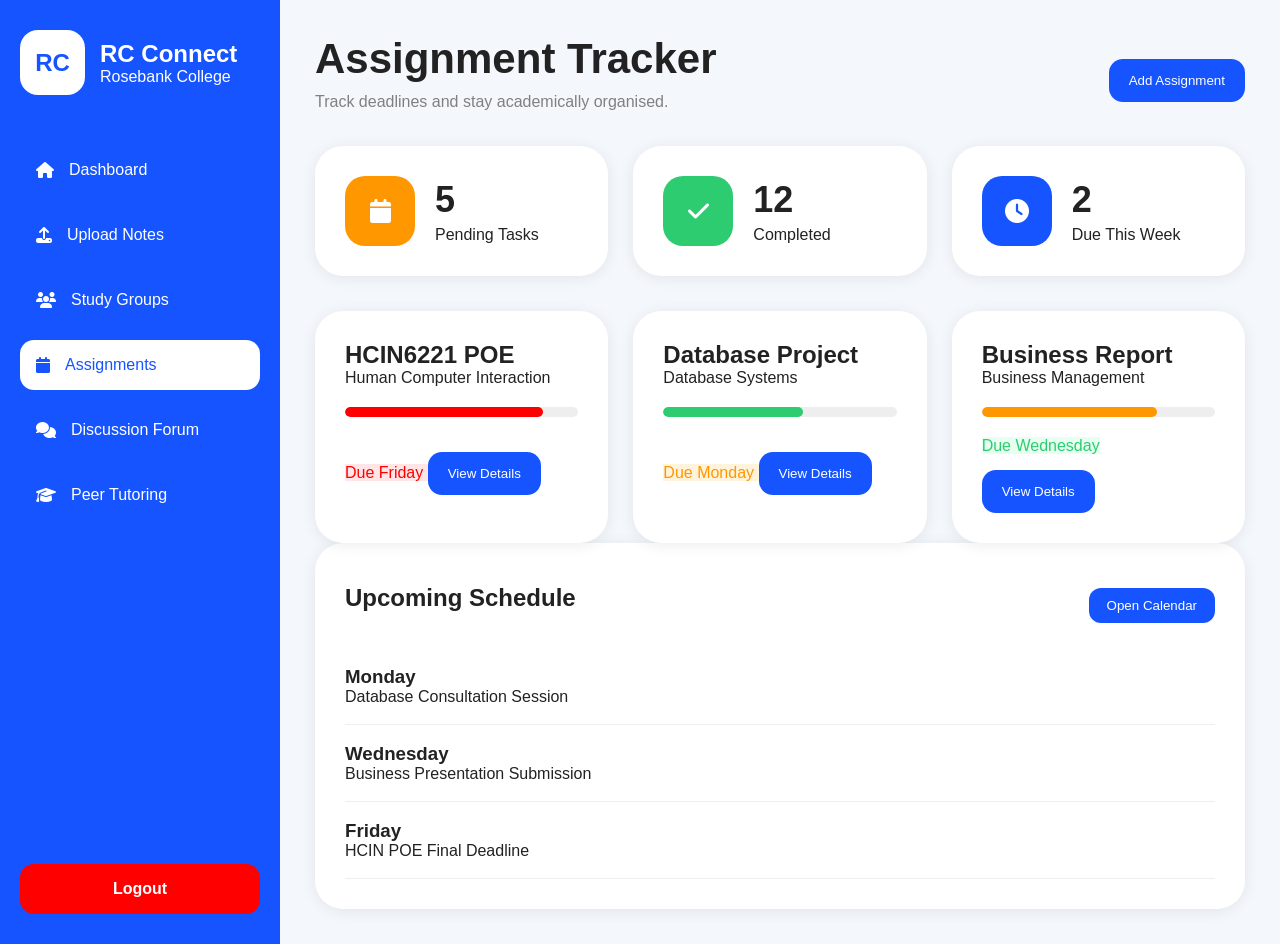
<file: assignments.html>
<!DOCTYPE html>
<html lang="en">
<head>
<meta charset="UTF-8">
<meta name="viewport" content="width=device-width, initial-scale=1.0">
<title>Assignments</title>

<link rel="stylesheet" href="style.css">

<link rel="stylesheet"
href="https://cdnjs.cloudflare.com/ajax/libs/font-awesome/6.5.1/css/all.min.css">

</head>

<body>

<div class="dashboard-container">

<aside class="sidebar">

<div>

<div class="sidebar-top">

<div class="logo-box">
RC
</div>

<div>
<h2>RC Connect</h2>
<p>Rosebank College</p>
</div>

</div>

<nav class="sidebar-menu">

<a href="dashboard.html">
<i class="fa-solid fa-house"></i>
Dashboard
</a>

<a href="notes.html">
<i class="fa-solid fa-upload"></i>
Upload Notes
</a>

<a href="groups.html">
<i class="fa-solid fa-users"></i>
Study Groups
</a>

<a href="assignments.html" class="active-link">
<i class="fa-solid fa-calendar"></i>
Assignments
</a>

<a href="forum.html">
<i class="fa-solid fa-comments"></i>
Discussion Forum
</a>

<a href="tutoring.html">
<i class="fa-solid fa-graduation-cap"></i>
Peer Tutoring
</a>

</nav>

</div>

<a href="index.html" class="logout-btn">
Logout
</a>

</aside>

<main class="dashboard-main">

<div class="topbar">

<div>

<h1>
Assignment Tracker 
</h1>

<p>
Track deadlines and stay academically organised.
</p>

</div>

<button>
Add Assignment
</button>

</div>

<!-- STATS -->

<div class="stats-grid">

<div class="stat-card">

<div class="stat-icon orange">
<i class="fa-solid fa-calendar"></i>
</div>

<div>
<h2>5</h2>
<p>Pending Tasks</p>
</div>

</div>

<div class="stat-card">

<div class="stat-icon green">
<i class="fa-solid fa-check"></i>
</div>

<div>
<h2>12</h2>
<p>Completed</p>
</div>

</div>

<div class="stat-card">

<div class="stat-icon blue">
<i class="fa-solid fa-clock"></i>
</div>

<div>
<h2>2</h2>
<p>Due This Week</p>
</div>

</div>

</div>

<!-- ASSIGNMENTS -->

<div class="assignment-grid">

<div class="assignment-box">

<h2>
HCIN6221 POE
</h2>

<p>
Human Computer Interaction
</p>

<div class="progress-bar">
<div class="progress-fill"></div>
</div>

<span class="danger">
Due Friday
</span>

<button>
View Details
</button>

</div>

<div class="assignment-box">

<h2>
Database Project
</h2>

<p>
Database Systems
</p>

<div class="progress-bar">
<div class="progress-fill green-fill"></div>
</div>

<span class="warning">
Due Monday
</span>

<button>
View Details
</button>

</div>

<div class="assignment-box">

<h2>
Business Report
</h2>

<p>
Business Management
</p>

<div class="progress-bar">
<div class="progress-fill orange-fill"></div>
</div>

<span class="success">
Due Wednesday
</span>

<button>
View Details
</button>

</div>

</div>

<!-- CALENDAR -->

<div class="dashboard-card">

<div class="card-header">

<h2>
Upcoming Schedule
</h2>

<button>
Open Calendar
</button>

</div>

<div class="discussion-item">

<h3>
Monday
</h3>

<p>
Database Consultation Session
</p>

</div>

<div class="discussion-item">

<h3>
Wednesday
</h3>

<p>
Business Presentation Submission
</p>

</div>

<div class="discussion-item">

<h3>
Friday
</h3>

<p>
HCIN POE Final Deadline
</p>

</div>

</div>

</main>

</div>

</body>
</html>
</file>
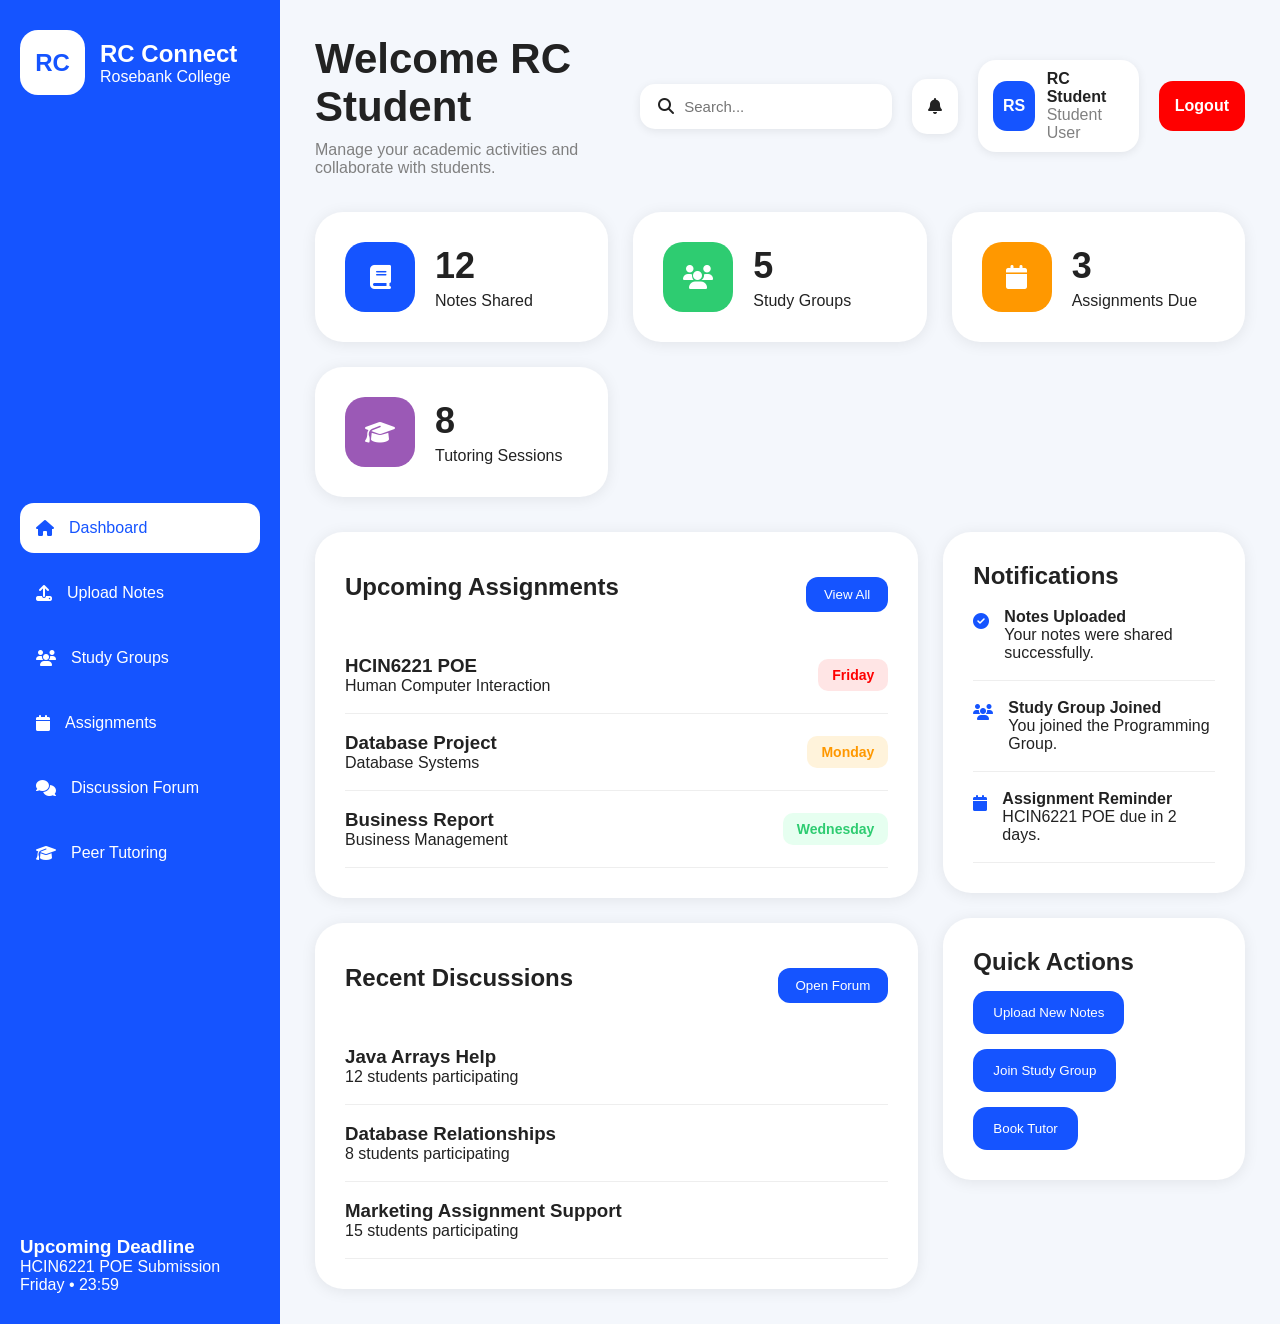
<file: dashboard.html>
<!DOCTYPE html>
<html lang="en">
<head>
<meta charset="UTF-8">
<meta name="viewport" content="width=device-width, initial-scale=1.0">
<title>RC Connect Dashboard</title>

<link rel="stylesheet" href="style.css">

<link rel="stylesheet"
href="https://cdnjs.cloudflare.com/ajax/libs/font-awesome/6.5.1/css/all.min.css">

</head>

<body>

<div class="dashboard-container">

    <!-- Sidebar -->

    <aside class="sidebar">

        <div class="sidebar-top">

            <div class="logo-box">
                RC
            </div>

            <div>
                <h2>RC Connect</h2>
                <p>Rosebank College</p>
            </div>

        </div>

        <nav class="sidebar-menu">

            <a href="dashboard.html" class="active-link">
                <i class="fa-solid fa-house"></i>
                Dashboard
            </a>

            <a href="notes.html">
                <i class="fa-solid fa-upload"></i>
                Upload Notes
            </a>

            <a href="groups.html">
                <i class="fa-solid fa-users"></i>
                Study Groups
            </a>

            <a href="assignments.html">
                <i class="fa-solid fa-calendar"></i>
                Assignments
            </a>

            <a href="forum.html">
                <i class="fa-solid fa-comments"></i>
                Discussion Forum
            </a>

            <a href="tutoring.html">
                <i class="fa-solid fa-graduation-cap"></i>
                Peer Tutoring
            </a>

        </nav>

        <div class="deadline-card">

            <h3>Upcoming Deadline</h3>

            <p>
                HCIN6221 POE Submission
            </p>

            <span>
                Friday • 23:59
            </span>

        </div>

    </aside>

    <!-- Main -->

    <main class="dashboard-main">

        <!-- Topbar -->

        <div class="topbar">

            <div>

                <h1>
                    Welcome RC Student 
                </h1>

                <p>
                    Manage your academic activities and collaborate with students.
                </p>

            </div>

            <div class="topbar-right">

                <div class="search-box">

                    <i class="fa-solid fa-magnifying-glass"></i>

                    <input type="text" placeholder="Search...">

                </div>

                <div class="notification-icon">
                    <i class="fa-solid fa-bell"></i>
                </div>

                <div class="profile-section">

                    <div class="profile-avatar">
                        RS
                    </div>

                    <div>
                        <h4>RC Student</h4>
                        <p>Student User</p>
                    </div>

                </div>

                <a href="index.html" class="logout-btn">
                    Logout
                </a>

            </div>

        </div>

        <!-- Stats -->

        <div class="stats-grid">

            <div class="stat-card">

                <div class="stat-icon blue">
                    <i class="fa-solid fa-book"></i>
                </div>

                <div>
                    <h2>12</h2>
                    <p>Notes Shared</p>
                </div>

            </div>

            <div class="stat-card">

                <div class="stat-icon green">
                    <i class="fa-solid fa-users"></i>
                </div>

                <div>
                    <h2>5</h2>
                    <p>Study Groups</p>
                </div>

            </div>

            <div class="stat-card">

                <div class="stat-icon orange">
                    <i class="fa-solid fa-calendar"></i>
                </div>

                <div>
                    <h2>3</h2>
                    <p>Assignments Due</p>
                </div>

            </div>

            <div class="stat-card">

                <div class="stat-icon purple">
                    <i class="fa-solid fa-graduation-cap"></i>
                </div>

                <div>
                    <h2>8</h2>
                    <p>Tutoring Sessions</p>
                </div>

            </div>

        </div>

        <!-- Content -->

        <div class="content-grid">

            <!-- Left -->

            <div class="left-content">

                <div class="dashboard-card">

                    <div class="card-header">

                        <h2>Upcoming Assignments</h2>

                        <button>
                            View All
                        </button>

                    </div>

                    <div class="assignment-item">

                        <div>
                            <h3>HCIN6221 POE</h3>
                            <p>Human Computer Interaction</p>
                        </div>

                        <span class="danger">
                            Friday
                        </span>

                    </div>

                    <div class="assignment-item">

                        <div>
                            <h3>Database Project</h3>
                            <p>Database Systems</p>
                        </div>

                        <span class="warning">
                            Monday
                        </span>

                    </div>

                    <div class="assignment-item">

                        <div>
                            <h3>Business Report</h3>
                            <p>Business Management</p>
                        </div>

                        <span class="success">
                            Wednesday
                        </span>

                    </div>

                </div>

                <div class="dashboard-card">

                    <div class="card-header">

                        <h2>Recent Discussions</h2>

                        <button>
                            Open Forum
                        </button>

                    </div>

                    <div class="discussion-item">

                        <h3>
                            Java Arrays Help
                        </h3>

                        <p>
                            12 students participating
                        </p>

                    </div>

                    <div class="discussion-item">

                        <h3>
                            Database Relationships
                        </h3>

                        <p>
                            8 students participating
                        </p>

                    </div>

                    <div class="discussion-item">

                        <h3>
                            Marketing Assignment Support
                        </h3>

                        <p>
                            15 students participating
                        </p>

                    </div>

                </div>

            </div>

            <!-- Right -->

            <div class="right-content">

                <div class="dashboard-card">

                    <h2>
                        Notifications
                    </h2>

                    <div class="notification-item">

                        <i class="fa-solid fa-circle-check"></i>

                        <div>
                            <h4>Notes Uploaded</h4>
                            <p>Your notes were shared successfully.</p>
                        </div>

                    </div>

                    <div class="notification-item">

                        <i class="fa-solid fa-users"></i>

                        <div>
                            <h4>Study Group Joined</h4>
                            <p>You joined the Programming Group.</p>
                        </div>

                    </div>

                    <div class="notification-item">

                        <i class="fa-solid fa-calendar"></i>

                        <div>
                            <h4>Assignment Reminder</h4>
                            <p>HCIN6221 POE due in 2 days.</p>
                        </div>

                    </div>

                </div>

                <div class="dashboard-card">

                    <h2>
                        Quick Actions
                    </h2>

                    <button class="action-btn">
                        Upload New Notes
                    </button>

                    <button class="action-btn">
                        Join Study Group
                    </button>

                    <button class="action-btn">
                        Book Tutor
                    </button>

                </div>

            </div>

        </div>

    </main>

</div>

</body>
</html>
</file>
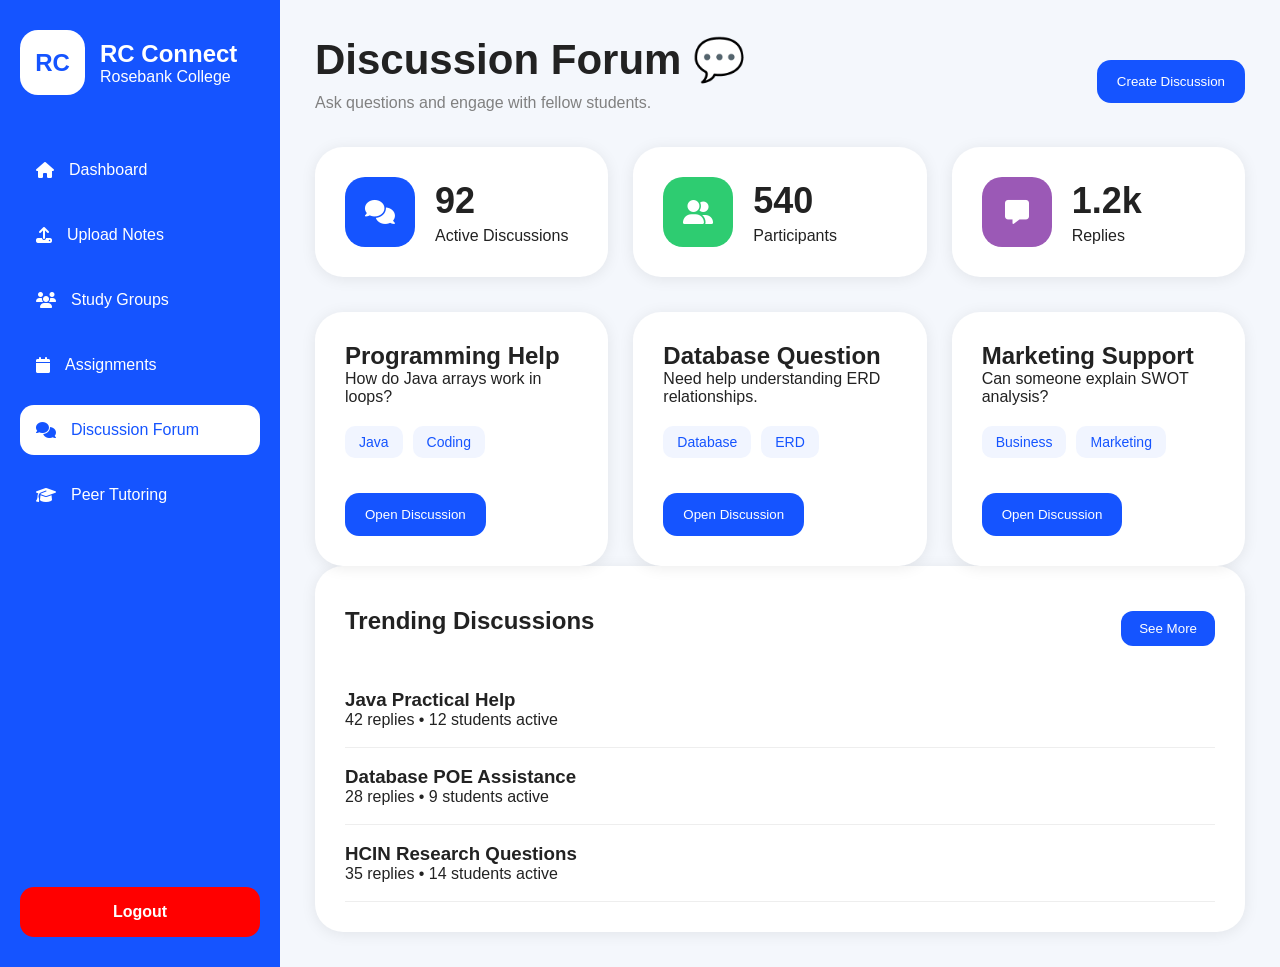
<file: forum.html>
<!DOCTYPE html>
<html lang="en">
<head>
<meta charset="UTF-8">
<meta name="viewport" content="width=device-width, initial-scale=1.0">
<title>Discussion Forum</title>

<link rel="stylesheet" href="style.css">

<link rel="stylesheet"
href="https://cdnjs.cloudflare.com/ajax/libs/font-awesome/6.5.1/css/all.min.css">

</head>

<body>

<div class="dashboard-container">

<aside class="sidebar">

<div>

<div class="sidebar-top">

<div class="logo-box">
RC
</div>

<div>
<h2>RC Connect</h2>
<p>Rosebank College</p>
</div>

</div>

<nav class="sidebar-menu">

<a href="dashboard.html">
<i class="fa-solid fa-house"></i>
Dashboard
</a>

<a href="notes.html">
<i class="fa-solid fa-upload"></i>
Upload Notes
</a>

<a href="groups.html">
<i class="fa-solid fa-users"></i>
Study Groups
</a>

<a href="assignments.html">
<i class="fa-solid fa-calendar"></i>
Assignments
</a>

<a href="forum.html" class="active-link">
<i class="fa-solid fa-comments"></i>
Discussion Forum
</a>

<a href="tutoring.html">
<i class="fa-solid fa-graduation-cap"></i>
Peer Tutoring
</a>

</nav>

</div>

<a href="index.html" class="logout-btn">
Logout
</a>

</aside>

<main class="dashboard-main">

<div class="topbar">

<div>

<h1>
Discussion Forum 💬
</h1>

<p>
Ask questions and engage with fellow students.
</p>

</div>

<button>
Create Discussion
</button>

</div>

<!-- FORUM STATS -->

<div class="stats-grid">

<div class="stat-card">

<div class="stat-icon blue">
<i class="fa-solid fa-comments"></i>
</div>

<div>
<h2>92</h2>
<p>Active Discussions</p>
</div>

</div>

<div class="stat-card">

<div class="stat-icon green">
<i class="fa-solid fa-user-group"></i>
</div>

<div>
<h2>540</h2>
<p>Participants</p>
</div>

</div>

<div class="stat-card">

<div class="stat-icon purple">
<i class="fa-solid fa-message"></i>
</div>

<div>
<h2>1.2k</h2>
<p>Replies</p>
</div>

</div>

</div>

<!-- DISCUSSIONS -->

<div class="forum-grid">

<div class="forum-card">

<h2>
Programming Help
</h2>

<p>
How do Java arrays work in loops?
</p>

<div class="group-tags">
<span>Java</span>
<span>Coding</span>
</div>

<button>
Open Discussion
</button>

</div>

<div class="forum-card">

<h2>
Database Question
</h2>

<p>
Need help understanding ERD relationships.
</p>

<div class="group-tags">
<span>Database</span>
<span>ERD</span>
</div>

<button>
Open Discussion
</button>

</div>

<div class="forum-card">

<h2>
Marketing Support
</h2>

<p>
Can someone explain SWOT analysis?
</p>

<div class="group-tags">
<span>Business</span>
<span>Marketing</span>
</div>

<button>
Open Discussion
</button>

</div>

</div>

<!-- TRENDING -->

<div class="dashboard-card">

<div class="card-header">

<h2>
Trending Discussions
</h2>

<button>
See More
</button>

</div>

<div class="discussion-item">

<h3>
Java Practical Help
</h3>

<p>
42 replies • 12 students active
</p>

</div>

<div class="discussion-item">

<h3>
Database POE Assistance
</h3>

<p>
28 replies • 9 students active
</p>

</div>

<div class="discussion-item">

<h3>
HCIN Research Questions
</h3>

<p>
35 replies • 14 students active
</p>

</div>

</div>

</main>

</div>

</body>
</html>
</file>
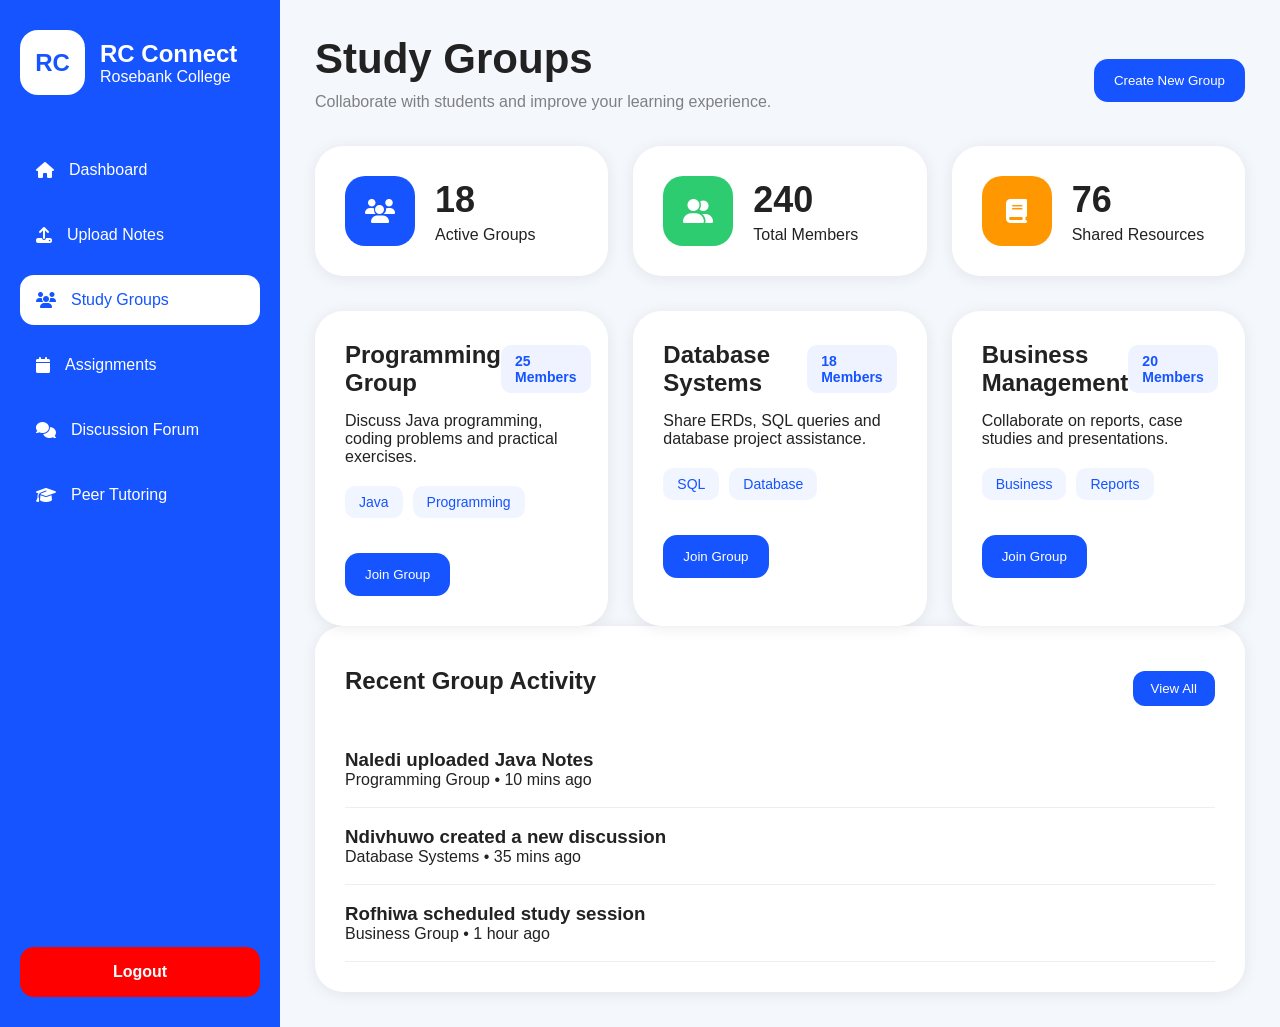
<file: groups.html>
<!DOCTYPE html>
<html lang="en">
<head>
<meta charset="UTF-8">
<meta name="viewport" content="width=device-width, initial-scale=1.0">
<title>Study Groups</title>

<link rel="stylesheet" href="style.css">

<link rel="stylesheet"
href="https://cdnjs.cloudflare.com/ajax/libs/font-awesome/6.5.1/css/all.min.css">

</head>

<body>

<div class="dashboard-container">

<!-- SIDEBAR -->

<aside class="sidebar">

<div>

<div class="sidebar-top">

<div class="logo-box">
RC
</div>

<div>
<h2>RC Connect</h2>
<p>Rosebank College</p>
</div>

</div>

<nav class="sidebar-menu">

<a href="dashboard.html">
<i class="fa-solid fa-house"></i>
Dashboard
</a>

<a href="notes.html">
<i class="fa-solid fa-upload"></i>
Upload Notes
</a>

<a href="groups.html" class="active-link">
<i class="fa-solid fa-users"></i>
Study Groups
</a>

<a href="assignments.html">
<i class="fa-solid fa-calendar"></i>
Assignments
</a>

<a href="forum.html">
<i class="fa-solid fa-comments"></i>
Discussion Forum
</a>

<a href="tutoring.html">
<i class="fa-solid fa-graduation-cap"></i>
Peer Tutoring
</a>

</nav>

</div>

<a href="index.html" class="logout-btn">
Logout
</a>

</aside>

<!-- MAIN -->

<main class="dashboard-main">

<div class="topbar">

<div>

<h1>
Study Groups 
</h1>

<p>
Collaborate with students and improve your learning experience.
</p>

</div>

<button>
Create New Group
</button>

</div>

<!-- STATS -->

<div class="stats-grid">

<div class="stat-card">

<div class="stat-icon blue">
<i class="fa-solid fa-users"></i>
</div>

<div>
<h2>18</h2>
<p>Active Groups</p>
</div>

</div>

<div class="stat-card">

<div class="stat-icon green">
<i class="fa-solid fa-user-group"></i>
</div>

<div>
<h2>240</h2>
<p>Total Members</p>
</div>

</div>

<div class="stat-card">

<div class="stat-icon orange">
<i class="fa-solid fa-book"></i>
</div>

<div>
<h2>76</h2>
<p>Shared Resources</p>
</div>

</div>

</div>

<!-- GROUPS -->

<div class="group-grid">

<div class="group-card">

<div class="group-top">
<h2>Programming Group</h2>
<span>25 Members</span>
</div>

<p>
Discuss Java programming, coding problems and practical exercises.
</p>

<div class="group-tags">
<span>Java</span>
<span>Programming</span>
</div>

<button>
Join Group
</button>

</div>

<div class="group-card">

<div class="group-top">
<h2>Database Systems</h2>
<span>18 Members</span>
</div>

<p>
Share ERDs, SQL queries and database project assistance.
</p>

<div class="group-tags">
<span>SQL</span>
<span>Database</span>
</div>

<button>
Join Group
</button>

</div>

<div class="group-card">

<div class="group-top">
<h2>Business Management</h2>
<span>20 Members</span>
</div>

<p>
Collaborate on reports, case studies and presentations.
</p>

<div class="group-tags">
<span>Business</span>
<span>Reports</span>
</div>

<button>
Join Group
</button>

</div>

</div>

<!-- ACTIVITY -->

<div class="dashboard-card">

<div class="card-header">

<h2>
Recent Group Activity
</h2>

<button>
View All
</button>

</div>

<div class="discussion-item">

<h3>
Naledi uploaded Java Notes
</h3>

<p>
Programming Group • 10 mins ago
</p>

</div>

<div class="discussion-item">

<h3>
Ndivhuwo created a new discussion
</h3>

<p>
Database Systems • 35 mins ago
</p>

</div>

<div class="discussion-item">

<h3>
Rofhiwa scheduled study session
</h3>

<p>
Business Group • 1 hour ago
</p>

</div>

</div>

</main>

</div>

</body>
</html>
</file>
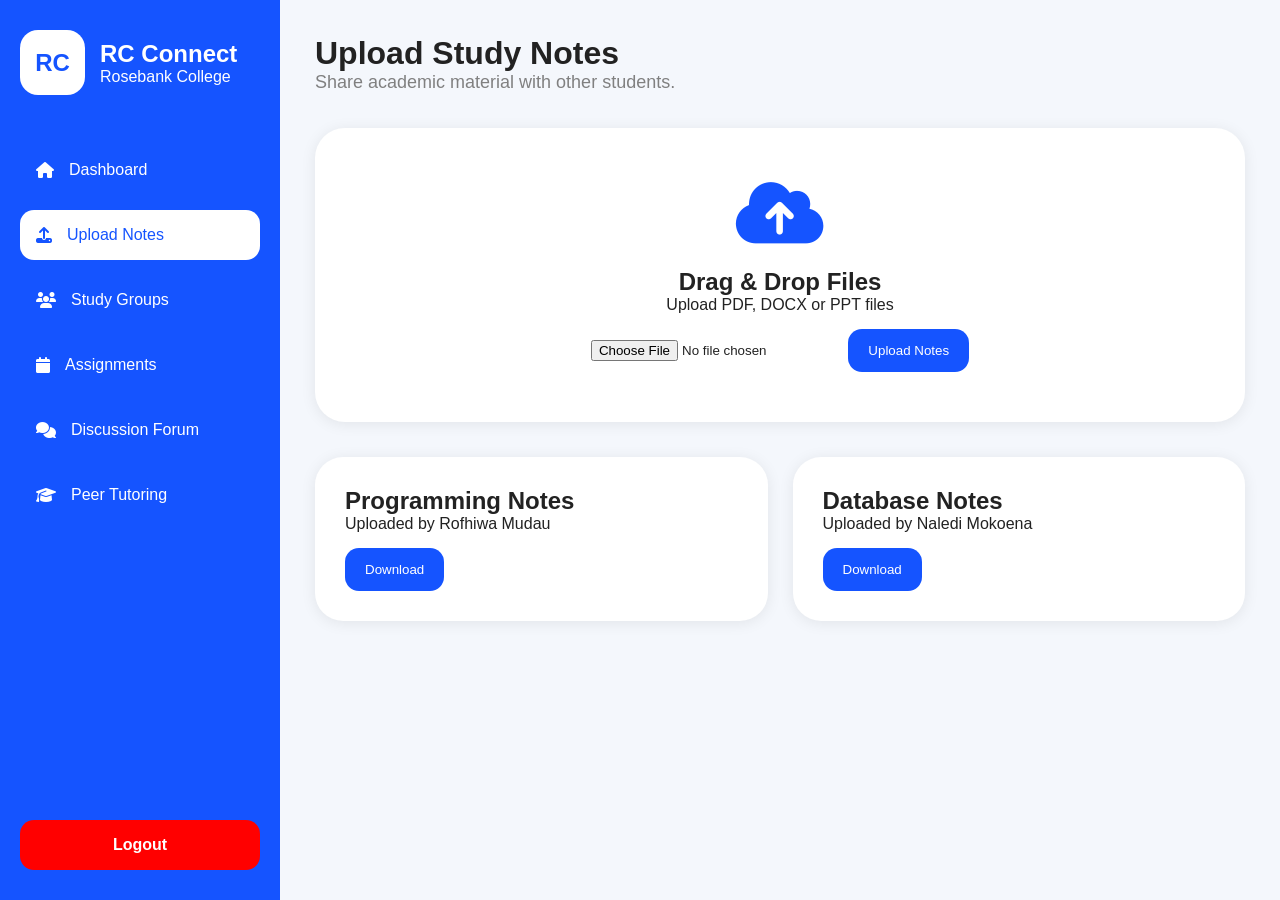
<file: notes.html>
<!DOCTYPE html>
<html lang="en">
<head>
<meta charset="UTF-8">
<meta name="viewport" content="width=device-width, initial-scale=1.0">
<title>Upload Notes</title>

<link rel="stylesheet" href="style.css">

<link rel="stylesheet"
href="https://cdnjs.cloudflare.com/ajax/libs/font-awesome/6.5.1/css/all.min.css">

</head>

<body>

<div class="dashboard-container">

<aside class="sidebar">

<div>

<div class="sidebar-top">

<div class="logo-box">
RC
</div>

<div>
<h2>RC Connect</h2>
<p>Rosebank College</p>
</div>

</div>

<nav class="sidebar-menu">

<a href="dashboard.html">
<i class="fa-solid fa-house"></i>
Dashboard
</a>

<a href="notes.html" class="active-link">
<i class="fa-solid fa-upload"></i>
Upload Notes
</a>

<a href="groups.html">
<i class="fa-solid fa-users"></i>
Study Groups
</a>

<a href="assignments.html">
<i class="fa-solid fa-calendar"></i>
Assignments
</a>

<a href="forum.html">
<i class="fa-solid fa-comments"></i>
Discussion Forum
</a>

<a href="tutoring.html">
<i class="fa-solid fa-graduation-cap"></i>
Peer Tutoring
</a>

</nav>

</div>

<a href="index.html" class="logout-btn">
Logout
</a>

</aside>

<main class="dashboard-main">

<h1>
Upload Study Notes
</h1>

<p class="page-subtitle">
Share academic material with other students.
</p>

<div class="upload-area">

<i class="fa-solid fa-cloud-arrow-up"></i>

<h2>
Drag & Drop Files
</h2>

<p>
Upload PDF, DOCX or PPT files
</p>

<input type="file">

<button>
Upload Notes
</button>

</div>

<div class="notes-grid">

<div class="note-card">

<h2>
Programming Notes
</h2>

<p>
Uploaded by Rofhiwa Mudau
</p>

<button>
Download
</button>

</div>

<div class="note-card">

<h2>
Database Notes
</h2>

<p>
Uploaded by Naledi Mokoena
</p>

<button>
Download
</button>

</div>

</div>

</main>

</div>

</body>
</html>
</file>
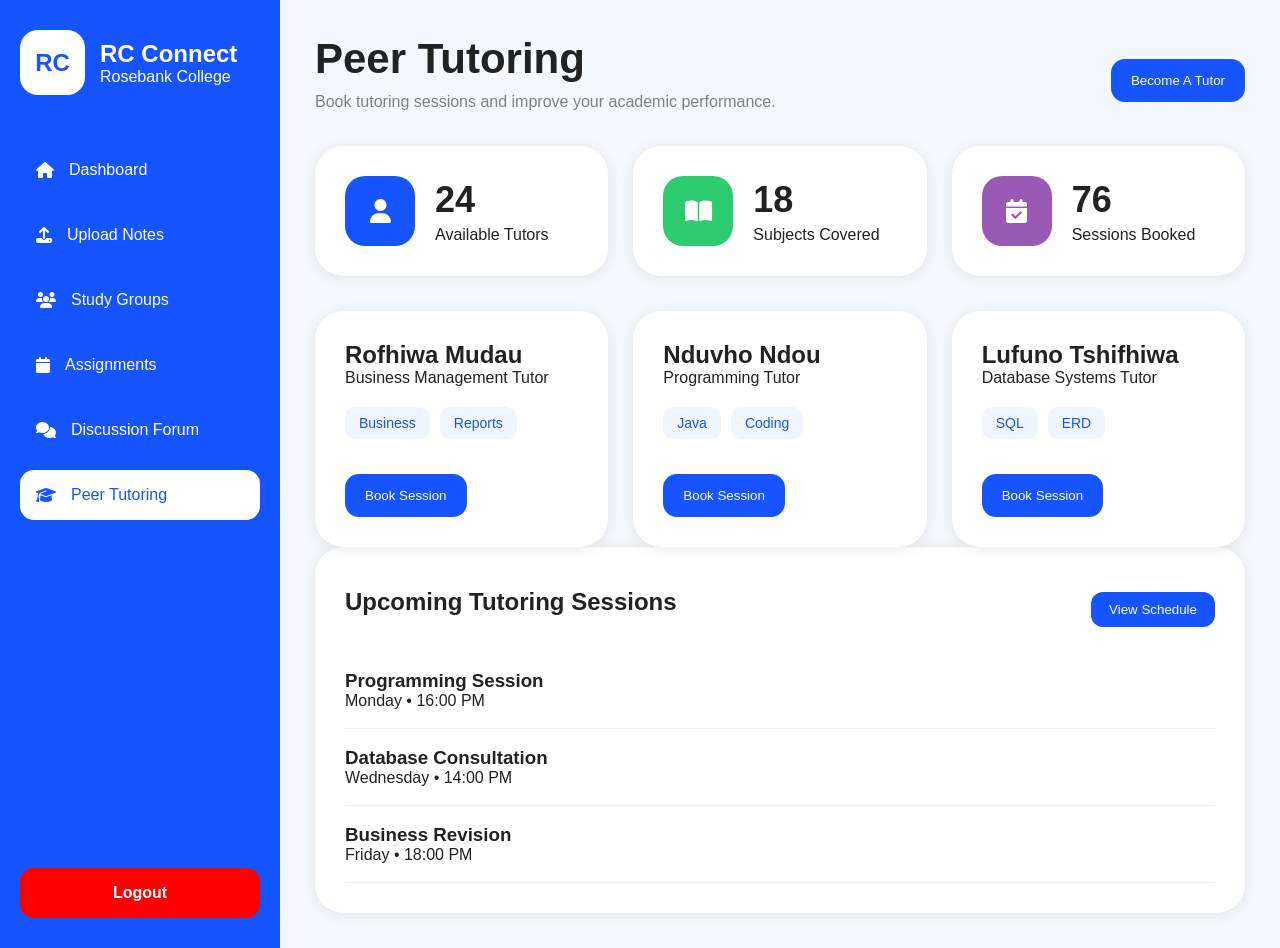
<file: tutoring.html>
<!DOCTYPE html>
<html lang="en">
<head>
<meta charset="UTF-8">
<meta name="viewport" content="width=device-width, initial-scale=1.0">
<title>Peer Tutoring</title>

<link rel="stylesheet" href="style.css">

<link rel="stylesheet"
href="https://cdnjs.cloudflare.com/ajax/libs/font-awesome/6.5.1/css/all.min.css">

</head>

<body>

<div class="dashboard-container">

<aside class="sidebar">

<div>

<div class="sidebar-top">

<div class="logo-box">
RC
</div>

<div>
<h2>RC Connect</h2>
<p>Rosebank College</p>
</div>

</div>

<nav class="sidebar-menu">

<a href="dashboard.html">
<i class="fa-solid fa-house"></i>
Dashboard
</a>

<a href="notes.html">
<i class="fa-solid fa-upload"></i>
Upload Notes
</a>

<a href="groups.html">
<i class="fa-solid fa-users"></i>
Study Groups
</a>

<a href="assignments.html">
<i class="fa-solid fa-calendar"></i>
Assignments
</a>

<a href="forum.html">
<i class="fa-solid fa-comments"></i>
Discussion Forum
</a>

<a href="tutoring.html" class="active-link">
<i class="fa-solid fa-graduation-cap"></i>
Peer Tutoring
</a>

</nav>

</div>

<a href="index.html" class="logout-btn">
Logout
</a>

</aside>

<main class="dashboard-main">

<div class="topbar">

<div>

<h1>
Peer Tutoring 
</h1>

<p>
Book tutoring sessions and improve your academic performance.
</p>

</div>

<button>
Become A Tutor
</button>

</div>

<!-- STATS -->

<div class="stats-grid">

<div class="stat-card">

<div class="stat-icon blue">
<i class="fa-solid fa-user"></i>
</div>

<div>
<h2>24</h2>
<p>Available Tutors</p>
</div>

</div>

<div class="stat-card">

<div class="stat-icon green">
<i class="fa-solid fa-book-open"></i>
</div>

<div>
<h2>18</h2>
<p>Subjects Covered</p>
</div>

</div>

<div class="stat-card">

<div class="stat-icon purple">
<i class="fa-solid fa-calendar-check"></i>
</div>

<div>
<h2>76</h2>
<p>Sessions Booked</p>
</div>

</div>

</div>

<!-- TUTORS -->

<div class="tutor-grid">

<div class="tutor-card">

<h2>
Rofhiwa Mudau
</h2>

<p>
Business Management Tutor
</p>

<div class="group-tags">
<span>Business</span>
<span>Reports</span>
</div>

<button>
Book Session
</button>

</div>

<div class="tutor-card">

<h2>
Nduvho Ndou
</h2>

<p>
Programming Tutor
</p>

<div class="group-tags">
<span>Java</span>
<span>Coding</span>
</div>

<button>
Book Session
</button>

</div>

<div class="tutor-card">

<h2>
Lufuno Tshifhiwa
</h2>

<p>
Database Systems Tutor
</p>

<div class="group-tags">
<span>SQL</span>
<span>ERD</span>
</div>

<button>
Book Session
</button>

</div>

</div>

<!-- SCHEDULE -->

<div class="dashboard-card">

<div class="card-header">

<h2>
Upcoming Tutoring Sessions
</h2>

<button>
View Schedule
</button>

</div>

<div class="discussion-item">

<h3>
Programming Session
</h3>

<p>
Monday • 16:00 PM
</p>

</div>

<div class="discussion-item">

<h3>
Database Consultation
</h3>

<p>
Wednesday • 14:00 PM
</p>

</div>

<div class="discussion-item">

<h3>
Business Revision
</h3>

<p>
Friday • 18:00 PM
</p>

</div>

</div>

</main>

</div>

</body>
</html>
</file>
<file: style.css>
*{
margin:0;
padding:0;
box-sizing:border-box;
font-family:Arial, Helvetica, sans-serif;
}

body{
background:#f4f7fc;
color:#222;
}

/* LOGIN PAGE */

.login-body{
height:100vh;
overflow:hidden;
}

.login-container{
display:flex;
height:100vh;
}

.login-left{
flex:1;
background:#1554ff;
padding:60px;
color:white;
display:flex;
flex-direction:column;
justify-content:center;
}

.login-left h1{
font-size:65px;
margin-bottom:20px;
}

.login-left p{
font-size:20px;
margin-bottom:30px;
line-height:1.6;
}

.login-left img{
width:100%;
height:350px;
object-fit:cover;
border-radius:30px;
}

.login-right{
flex:1;
display:flex;
justify-content:center;
align-items:center;
background:white;
}

.login-box{
width:400px;
}

.login-box h2{
font-size:42px;
margin-bottom:10px;
}

.login-box p{
color:gray;
margin-bottom:30px;
}

.login-box form{
display:flex;
flex-direction:column;
gap:20px;
}

.login-box input{
padding:18px;
border-radius:15px;
border:1px solid #ddd;
font-size:16px;
}

.login-box button{
padding:18px;
border:none;
background:#1554ff;
color:white;
border-radius:15px;
font-size:18px;
cursor:pointer;
transition:0.3s;
}

.login-box button:hover{
background:#0f42c7;
}

/* DASHBOARD */

.dashboard-container{
display:flex;
min-height:100vh;
}

/* SIDEBAR */

.sidebar{
width:280px;
background:#1554ff;
padding:30px 20px;
display:flex;
flex-direction:column;
justify-content:space-between;
color:white;
}

.sidebar-top{
display:flex;
align-items:center;
gap:15px;
margin-bottom:50px;
}

.logo-box{
width:65px;
height:65px;
background:white;
color:#1554ff;
display:flex;
justify-content:center;
align-items:center;
border-radius:18px;
font-size:24px;
font-weight:bold;
}

.sidebar-menu{
display:flex;
flex-direction:column;
gap:15px;
}

.sidebar-menu a{
text-decoration:none;
color:white;
padding:16px;
border-radius:14px;
display:flex;
align-items:center;
gap:15px;
font-weight:500;
transition:0.3s;
}

.sidebar-menu a:hover{
background:#0f42c7;
}

.active-link{
background:white;
color:#1554ff !important;
font-weight:bold;
}

/* LOGOUT */

.logout-btn{
background:red;
color:white;
padding:16px;
border-radius:14px;
text-decoration:none;
font-weight:bold;
display:flex;
justify-content:center;
align-items:center;
transition:0.3s;
}

.logout-btn:hover{
background:darkred;
}

/* MAIN */

.dashboard-main{
flex:1;
padding:35px;
}

/* TOPBAR */

.topbar{
display:flex;
justify-content:space-between;
align-items:center;
margin-bottom:35px;
gap:20px;
}

.topbar h1{
font-size:42px;
margin-bottom:10px;
}

.topbar p{
color:gray;
}

.topbar-right{
display:flex;
align-items:center;
gap:20px;
}

.search-box{
background:white;
padding:14px 18px;
border-radius:15px;
display:flex;
align-items:center;
gap:10px;
box-shadow:0 2px 10px rgba(0,0,0,0.08);
}

.search-box input{
border:none;
outline:none;
font-size:15px;
}

.notification-icon{
width:55px;
height:55px;
background:white;
display:flex;
justify-content:center;
align-items:center;
border-radius:15px;
box-shadow:0 2px 10px rgba(0,0,0,0.08);
cursor:pointer;
}

.profile-section{
background:white;
padding:10px 15px;
display:flex;
align-items:center;
gap:12px;
border-radius:18px;
box-shadow:0 2px 10px rgba(0,0,0,0.08);
}

.profile-avatar{
width:50px;
height:50px;
background:#1554ff;
color:white;
display:flex;
justify-content:center;
align-items:center;
border-radius:14px;
font-weight:bold;
}

/* PAGE TITLE */

.page-subtitle{
color:gray;
margin-bottom:35px;
font-size:18px;
}

/* STATS */

.stats-grid{
display:grid;
grid-template-columns:repeat(auto-fit,minmax(230px,1fr));
gap:25px;
margin-bottom:35px;
}

.stat-card{
background:white;
padding:30px;
border-radius:28px;
display:flex;
align-items:center;
gap:20px;
box-shadow:0 2px 15px rgba(0,0,0,0.08);
transition:0.3s;
}

.stat-card:hover{
transform:translateY(-5px);
}

.stat-icon{
width:70px;
height:70px;
display:flex;
justify-content:center;
align-items:center;
border-radius:20px;
font-size:24px;
color:white;
}

.blue{
background:#1554ff;
}

.green{
background:#2ecc71;
}

.orange{
background:#ff9800;
}

.purple{
background:#9b59b6;
}

.stat-card h2{
font-size:36px;
margin-bottom:5px;
}

/* CONTENT GRID */

.content-grid{
display:grid;
grid-template-columns:2fr 1fr;
gap:25px;
}

.left-content,
.right-content{
display:flex;
flex-direction:column;
gap:25px;
}

/* CARDS */

.dashboard-card,
.note-card,
.group-card,
.assignment-box,
.forum-card,
.tutor-card{
background:white;
padding:30px;
border-radius:28px;
box-shadow:0 2px 15px rgba(0,0,0,0.08);
transition:0.3s;
}

.dashboard-card:hover,
.note-card:hover,
.group-card:hover,
.assignment-box:hover,
.forum-card:hover,
.tutor-card:hover{
transform:translateY(-5px);
}

.card-header{
display:flex;
justify-content:space-between;
align-items:center;
margin-bottom:25px;
}

.card-header button{
padding:10px 18px;
border:none;
background:#1554ff;
color:white;
border-radius:12px;
cursor:pointer;
}

.assignment-item,
.discussion-item,
.notification-item{
padding:18px 0;
border-bottom:1px solid #eee;
}

.assignment-item{
display:flex;
justify-content:space-between;
align-items:center;
}

.assignment-item span{
padding:8px 14px;
border-radius:10px;
font-size:14px;
font-weight:bold;
}

.danger{
background:#ffe5e5;
color:red;
}

.warning{
background:#fff3db;
color:#ff9800;
}

.success{
background:#e6fff0;
color:#2ecc71;
}

.notification-item{
display:flex;
gap:15px;
}

.notification-item i{
color:#1554ff;
margin-top:5px;
}

/* BUTTONS */

button{
padding:14px 20px;
border:none;
background:#1554ff;
color:white;
border-radius:14px;
cursor:pointer;
transition:0.3s;
margin-top:15px;
}

button:hover{
background:#0f42c7;
}

/* GRIDS */

.notes-grid,
.group-grid,
.assignment-grid,
.forum-grid,
.tutor-grid{
display:grid;
grid-template-columns:repeat(auto-fit,minmax(280px,1fr));
gap:25px;
}

/* UPLOAD */

.upload-area{
background:white;
padding:50px;
border-radius:30px;
text-align:center;
box-shadow:0 2px 15px rgba(0,0,0,0.08);
margin-bottom:35px;
}

.upload-area i{
font-size:70px;
color:#1554ff;
margin-bottom:20px;
}

.upload-area input{
margin-top:20px;
}

/* RESPONSIVE */

@media(max-width:1100px){

.content-grid{
grid-template-columns:1fr;
}

.topbar{
flex-direction:column;
align-items:flex-start;
}

.topbar-right{
flex-wrap:wrap;
}

}

@media(max-width:850px){

.dashboard-container{
flex-direction:column;
}

.sidebar{
width:100%;
}

.stats-grid{
grid-template-columns:1fr;
}

.login-container{
flex-direction:column;
height:auto;
}

.login-left,
.login-right{
padding:40px 20px;
}

.login-left h1{
font-size:45px;
}

}

.group-top{
display:flex;
justify-content:space-between;
align-items:center;
margin-bottom:15px;
}

.group-top span{
background:#eef3ff;
padding:8px 14px;
border-radius:10px;
font-size:14px;
font-weight:bold;
color:#1554ff;
}

.group-tags{
display:flex;
gap:10px;
margin-top:20px;
margin-bottom:20px;
flex-wrap:wrap;
}

.group-tags span{
background:#f1f5ff;
padding:8px 14px;
border-radius:10px;
font-size:14px;
color:#1554ff;
font-weight:500;
}

.progress-bar{
width:100%;
height:10px;
background:#eee;
border-radius:20px;
margin-top:20px;
margin-bottom:20px;
overflow:hidden;
}

.progress-fill{
width:85%;
height:100%;
background:red;
border-radius:20px;
}

.green-fill{
width:60%;
background:#2ecc71;
}

.orange-fill{
width:75%;
background:#ff9800;
}
</file>
